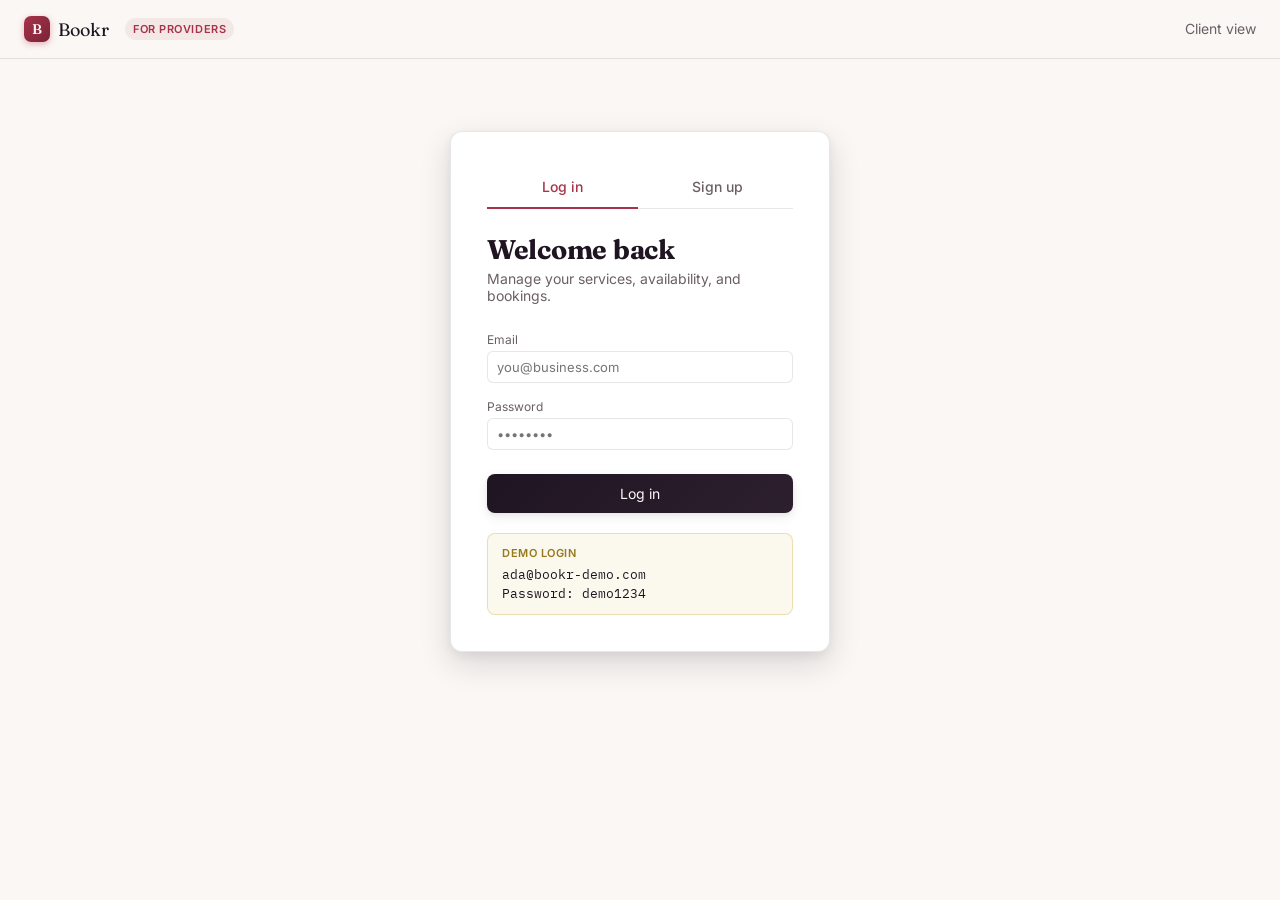
<file: login.html>
<!DOCTYPE html>
<html lang="en">
<head>
<meta charset="UTF-8" />
<meta name="viewport" content="width=device-width, initial-scale=1.0" />
<title>Bookr for Providers — Log in or sign up</title>
<link rel="preconnect" href="https://fonts.googleapis.com">
<link href="https://fonts.googleapis.com/css2?family=Fraunces:opsz,wght@9..144,500;9..144,600&family=Inter:wght@400;500;600&family=IBM+Plex+Mono:wght@400;500&display=swap" rel="stylesheet">
<link rel="stylesheet" href="styles.css" />
<link rel="stylesheet" href="dashboard.css" />
</head>
<body>

  <header class="site-header">
    <span class="logo-mark">B</span>
    <span class="logo-text">Bookr</span>
    <span class="provider-badge">for Providers</span>
    <a href="index.html" class="header-link">Client view</a>
  </header>

  <div class="login-shell">
    <div class="login-card">
      <div class="auth-tabs" role="tablist" aria-label="Log in or sign up">
        <button class="auth-tab active" id="tabLogin" role="tab" aria-selected="true" aria-controls="loginPanel">Log in</button>
        <button class="auth-tab" id="tabSignup" role="tab" aria-selected="false" aria-controls="signupPanel">Sign up</button>
      </div>

      <!-- ---- Log in panel ---- -->
      <form id="loginPanel" role="tabpanel" aria-labelledby="tabLogin">
        <h1 class="dash-title" style="margin-bottom:4px;">Welcome back</h1>
        <p class="dash-sub">Manage your services, availability, and bookings.</p>

        <label class="login-label" for="email">Email</label>
        <input class="edit-input login-input" type="email" id="email" placeholder="you@business.com" required />

        <label class="login-label" for="password">Password</label>
        <input class="edit-input login-input" type="password" id="password" placeholder="••••••••" required />

        <p class="login-error" id="loginError" role="alert" style="display:none;"></p>

        <button type="submit" class="add-btn login-submit">Log in</button>
        <div class="demo-creds">
          <p class="demo-creds-title">Demo login</p>
          <p class="demo-creds-row">ada@bookr-demo.com</p>
          <p class="demo-creds-row">Password: demo1234</p>
        </div>
      </form>

      <!-- ---- Sign up panel ---- -->
      <form id="signupPanel" role="tabpanel" aria-labelledby="tabSignup" hidden>
        <h1 class="dash-title" style="margin-bottom:4px;">Create your profile</h1>
        <p class="dash-sub">Takes about a minute. You can fill in the rest later.</p>

        <label class="login-label" for="suBusinessName">Business name</label>
        <input class="edit-input login-input" type="text" id="suBusinessName" placeholder="e.g. QuickFix Gadgets" required />

        <label class="login-label" for="suCategory">Category</label>
        <select class="edit-input login-input" id="suCategory" required>
          <option value="" disabled selected>Choose a category</option>
          <option value="Home Services">Home Services</option>
          <option value="Beauty & Grooming">Beauty & Grooming</option>
          <option value="Tutoring">Tutoring</option>
          <option value="Events">Events</option>
          <option value="Auto & Repair">Auto & Repair</option>
          <option value="Cleaning">Cleaning</option>
          <option value="Fitness & Wellness">Fitness & Wellness</option>
          <option value="Tech Repairs">Tech Repairs</option>
          <option value="Pet Care">Pet Care</option>
        </select>

        <label class="login-label" for="suLocation">Location</label>
        <input class="edit-input login-input" type="text" id="suLocation" placeholder="e.g. Yaba, Lagos" required />

        <label class="login-label" for="suEmail">Email</label>
        <input class="edit-input login-input" type="email" id="suEmail" placeholder="you@business.com" required />

        <label class="login-label" for="suPassword">Password</label>
        <input class="edit-input login-input" type="password" id="suPassword" placeholder="••••••••" required />

        <p class="login-error" id="signupError" role="alert" style="display:none;"></p>

        <button type="submit" class="add-btn login-submit">Create my profile</button>
        <p class="login-hint">Your dashboard starts empty — add your services and hours once you're in.</p>
      </form>
    </div>
  </div>

  <script src="auth.js"></script>
</body>
</html>
</file>
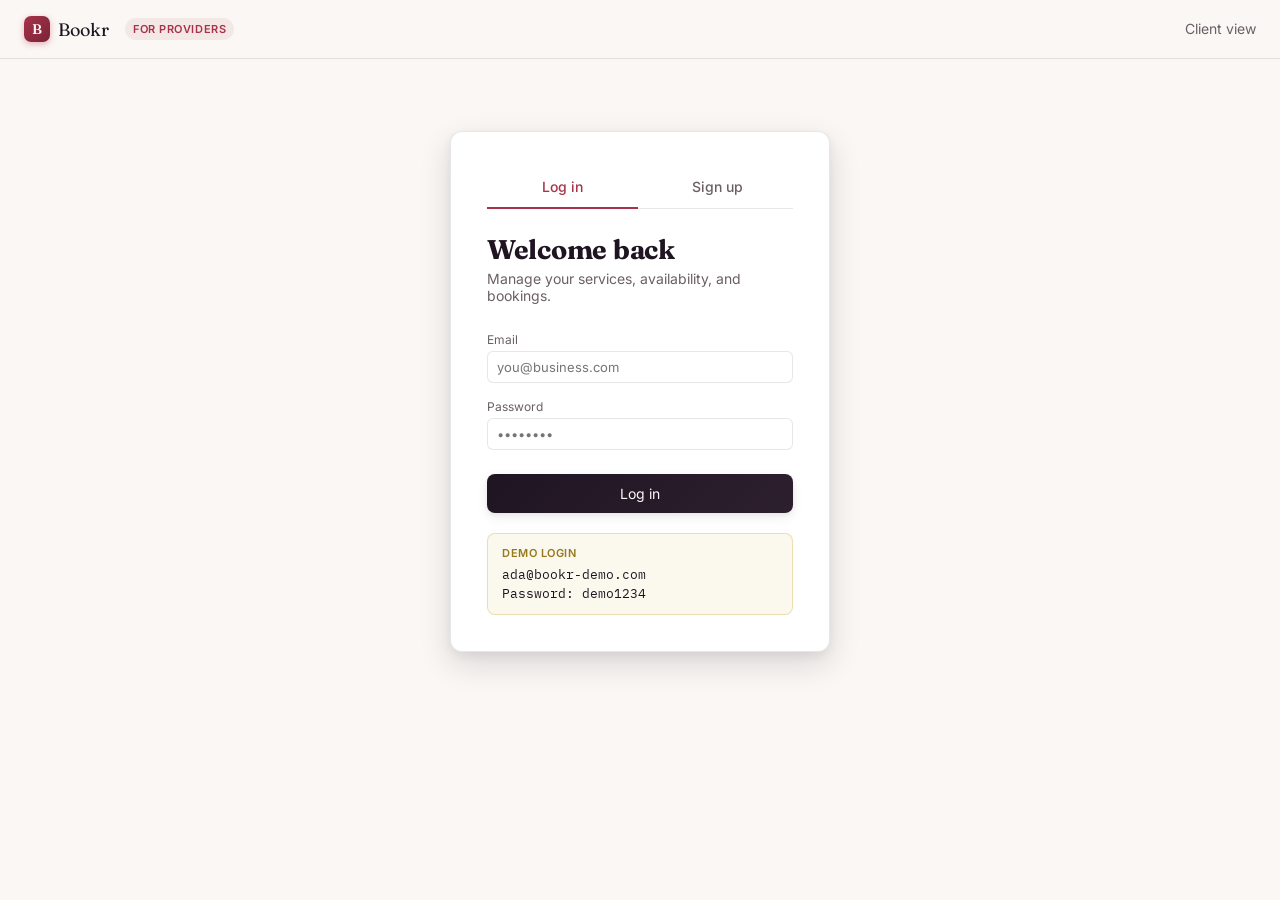
<file: provider-dashboard.html>
<!DOCTYPE html>
<html lang="en">
<head>
<meta charset="UTF-8" />
<meta name="viewport" content="width=device-width, initial-scale=1.0" />
<title>Bookr for Providers — Dashboard</title>
<link rel="preconnect" href="https://fonts.googleapis.com">
<link href="https://fonts.googleapis.com/css2?family=Fraunces:opsz,wght@9..144,500;9..144,600&family=Inter:wght@400;500;600&family=IBM+Plex+Mono:wght@400;500&display=swap" rel="stylesheet">
<link rel="stylesheet" href="styles.css" />
<link rel="stylesheet" href="dashboard.css" />
</head>
<body>

  <header class="site-header">
    <span class="logo-mark">B</span>
    <span class="logo-text">Bookr</span>
    <span class="provider-badge">for Providers</span>
    <a href="index.html" class="header-link">Client view</a>
    <button class="logout-link" id="logoutBtn" style="margin-left:16px;">Log out</button>
  </header>

  <div class="dash-shell">
    <nav class="dash-nav" id="dashNav">
      <button class="dash-nav-item active" data-tab="overview">Overview</button>
      <button class="dash-nav-item" data-tab="services">Services</button>
      <button class="dash-nav-item" data-tab="availability">Availability</button>
      <button class="dash-nav-item" data-tab="bookings">Bookings</button>
      <button class="dash-nav-item" data-tab="billing">Billing</button>
      <button class="dash-nav-item" data-tab="settings">Settings</button>
    </nav>

    <main id="dashContent" class="dash-content"></main>
  </div>

  <script src="https://js.paystack.co/v1/inline.js"></script>
  <script src="paystack-config.js"></script>
  <script src="auth.js"></script>
  <script>
    // Guard: bounce to login if there's no active session
    if (!isLoggedIn()) {
      window.location.href = "login.html";
    }
  </script>
  <script src="dashboard-data.js"></script>
  <script src="dashboard.js"></script>
  <script>
    document.getElementById("logoutBtn").addEventListener("click", logOut);
  </script>
</body>
</html>
</file>
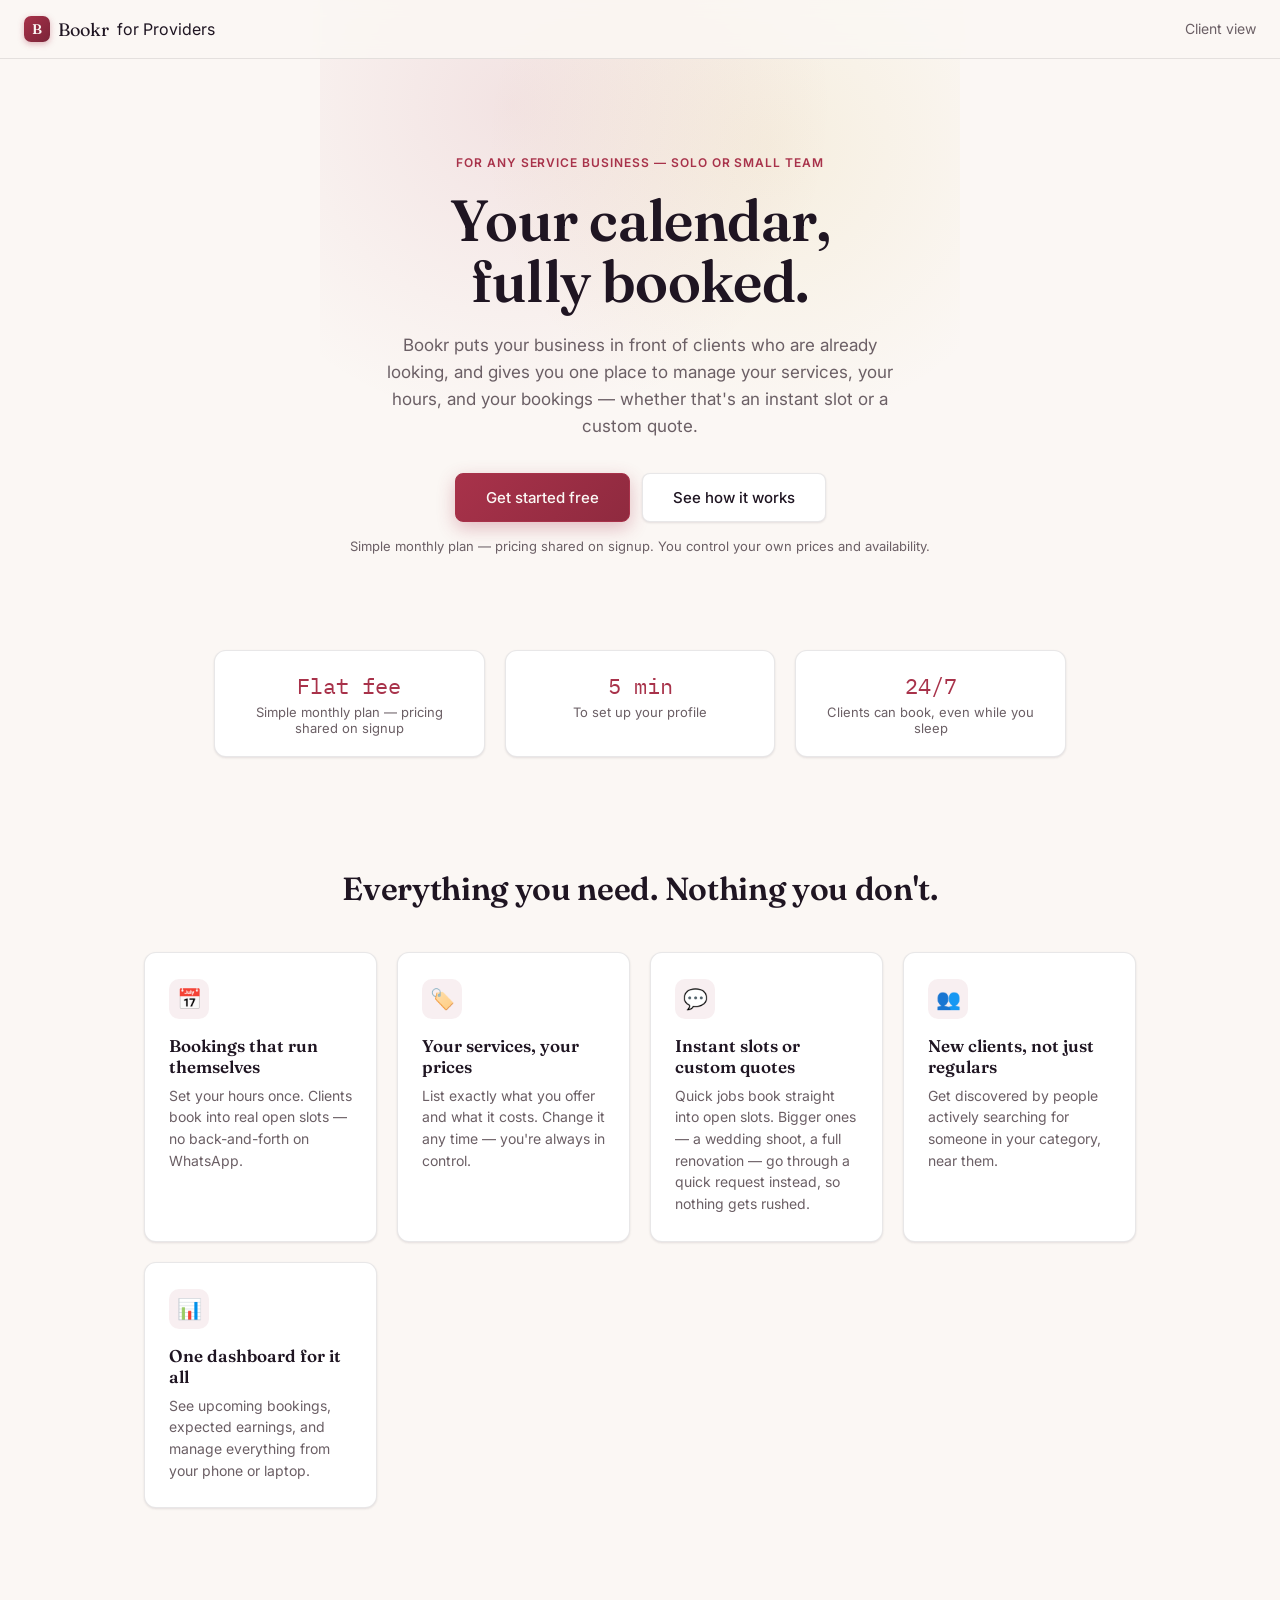
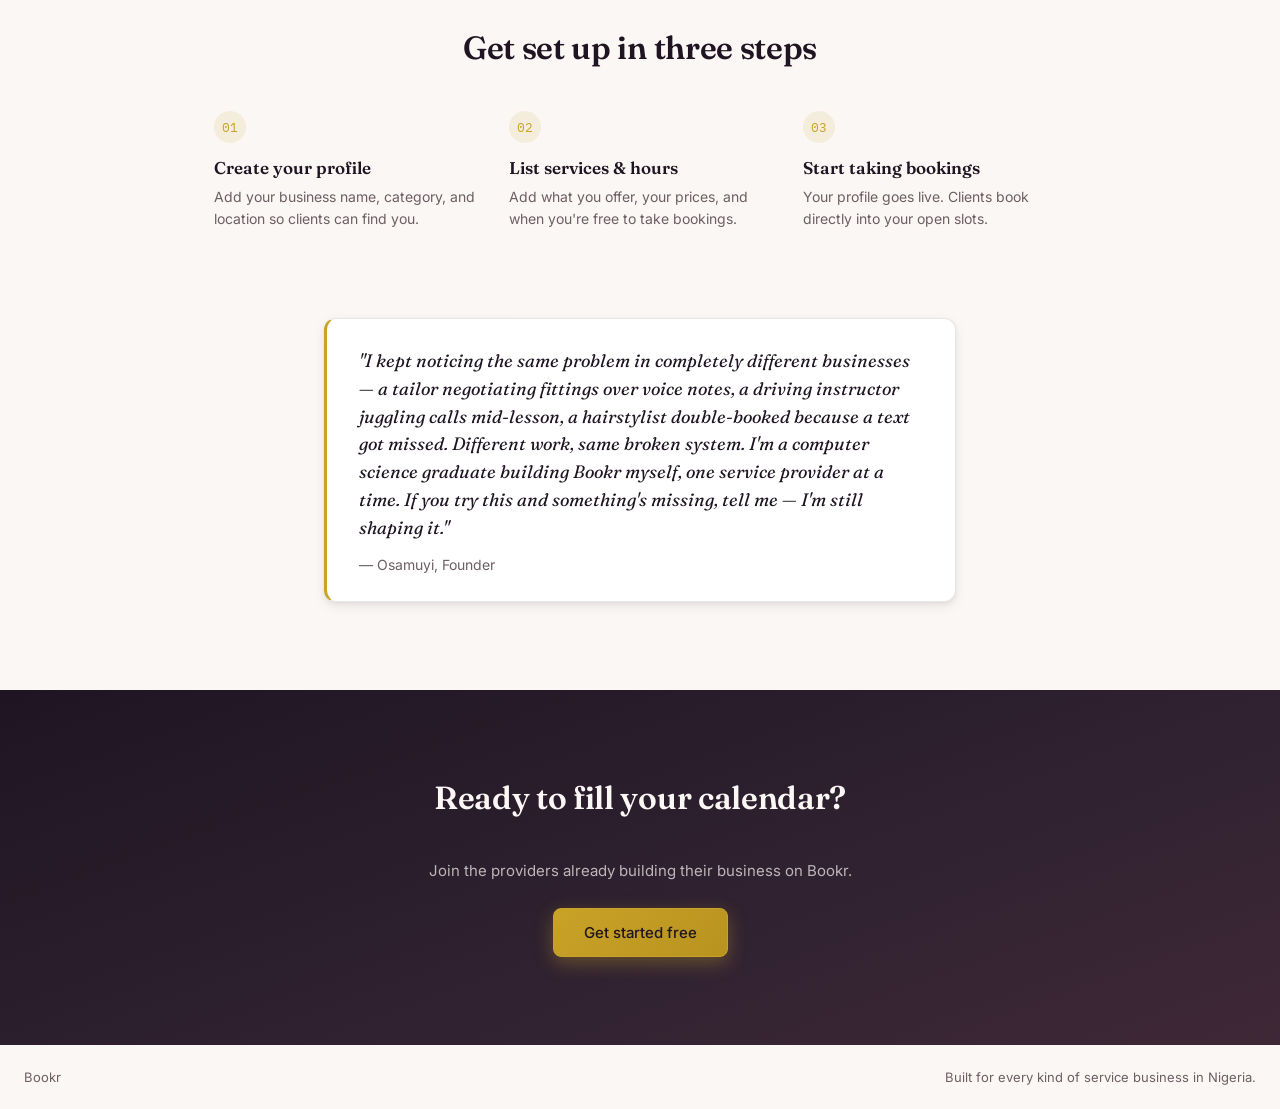
<file: provider-landing.html>
<!DOCTYPE html>
<html lang="en">
<head>
<meta charset="UTF-8" />
<meta name="viewport" content="width=device-width, initial-scale=1.0" />
<title>Bookr for Providers — Grow your service business</title>
<link rel="preconnect" href="https://fonts.googleapis.com">
<link href="https://fonts.googleapis.com/css2?family=Fraunces:opsz,wght@9..144,500;9..144,600;9..144,680&family=Inter:wght@400;500;600&family=IBM+Plex+Mono:wght@400;500&display=swap" rel="stylesheet">
<link rel="stylesheet" href="styles.css" />
<link rel="stylesheet" href="landing.css" />
</head>
<body>

  <header class="site-header">
    <span class="logo-mark">B</span>
    <span class="logo-text">Bookr</span>
    <span class="provider-badge">for Providers</span>
    <a href="index.html" class="header-link">Client view</a>
  </header>

  <!-- Hero -->
  <section class="hero">
    <p class="hero-kicker">For any service business — solo or small team</p>
    <h1 class="hero-headline font-serif">Your calendar,<br />fully booked.</h1>
    <p class="hero-copy">
      Bookr puts your business in front of clients who are already looking, and gives you one place to manage your services, your hours, and your bookings — whether that's an instant slot or a custom quote.
    </p>
    <div class="hero-ctas">
      <a href="login.html" class="btn-primary">Get started free</a>
      <a href="#how-it-works" class="btn-secondary">See how it works</a>
    </div>
    <p class="hero-note">Simple monthly plan — pricing shared on signup. You control your own prices and availability.</p>
  </section>

  <!-- Stats strip -->
  <section class="stats-strip">
    <div class="stat-item">
      <p class="stat-item-value font-mono">Flat fee</p>
      <p class="stat-item-label">Simple monthly plan — pricing shared on signup</p>
    </div>
    <div class="stat-item">
      <p class="stat-item-value font-mono">5 min</p>
      <p class="stat-item-label">To set up your profile</p>
    </div>
    <div class="stat-item">
      <p class="stat-item-value font-mono">24/7</p>
      <p class="stat-item-label">Clients can book, even while you sleep</p>
    </div>
  </section>

  <!-- Benefits -->
  <section class="benefits">
    <h2 class="section-heading font-serif">Everything you need. Nothing you don't.</h2>
    <div class="benefit-grid">
      <div class="benefit-card">
        <span class="benefit-icon">📅</span>
        <h3>Bookings that run themselves</h3>
        <p>Set your hours once. Clients book into real open slots — no back-and-forth on WhatsApp.</p>
      </div>
      <div class="benefit-card">
        <span class="benefit-icon">🏷️</span>
        <h3>Your services, your prices</h3>
        <p>List exactly what you offer and what it costs. Change it any time — you're always in control.</p>
      </div>
      <div class="benefit-card">
        <span class="benefit-icon">💬</span>
        <h3>Instant slots or custom quotes</h3>
        <p>Quick jobs book straight into open slots. Bigger ones — a wedding shoot, a full renovation — go through a quick request instead, so nothing gets rushed.</p>
      </div>
      <div class="benefit-card">
        <span class="benefit-icon">👥</span>
        <h3>New clients, not just regulars</h3>
        <p>Get discovered by people actively searching for someone in your category, near them.</p>
      </div>
      <div class="benefit-card">
        <span class="benefit-icon">📊</span>
        <h3>One dashboard for it all</h3>
        <p>See upcoming bookings, expected earnings, and manage everything from your phone or laptop.</p>
      </div>
    </div>
  </section>

  <!-- How it works -->
  <section class="how-it-works" id="how-it-works">
    <h2 class="section-heading font-serif">Get set up in three steps</h2>
    <div class="steps-row">
      <div class="step">
        <span class="step-number font-mono">01</span>
        <h3>Create your profile</h3>
        <p>Add your business name, category, and location so clients can find you.</p>
      </div>
      <div class="step">
        <span class="step-number font-mono">02</span>
        <h3>List services & hours</h3>
        <p>Add what you offer, your prices, and when you're free to take bookings.</p>
      </div>
      <div class="step">
        <span class="step-number font-mono">03</span>
        <h3>Start taking bookings</h3>
        <p>Your profile goes live. Clients book directly into your open slots.</p>
      </div>
    </div>
  </section>

  <!-- Founder's note -->
  <section class="founder-section">
    <div class="founder-note">
      <p class="founder-note-quote">
        "I kept noticing the same problem in completely different businesses — a tailor negotiating fittings over voice notes, a driving instructor juggling calls mid-lesson, a hairstylist double-booked because a text got missed. Different work, same broken system. I'm a computer science graduate building Bookr myself, one service provider at a time. If you try this and something's missing, tell me — I'm still shaping it."
      </p>
      <p class="founder-note-signoff">— Osamuyi, Founder</p>
    </div>
  </section>

  <!-- Final CTA -->
  <section class="final-cta">
    <h2 class="section-heading font-serif" style="color:var(--base);">Ready to fill your calendar?</h2>
    <p class="final-cta-copy">Join the providers already building their business on Bookr.</p>
    <a href="login.html" class="btn-primary btn-inverted">Get started free</a>
  </section>

  <footer class="landing-footer">
    <span>Bookr</span>
    <span>Built for every kind of service business in Nigeria.</span>
  </footer>

</body>
</html>
</file>
<file: styles.css>
:root {
  --ink: #1F1522;
  --base: #FBF7F4;
  --rose: #A8324A;
  --rose-hover: #8F2A3F;
  --gold: #C9A227;
  --mauve: #6B5F65;
  --sage: #4B7B62;
  --line: rgba(31, 21, 34, 0.1);
  --radius: 12px;
  --radius-sm: 8px;
  --shadow-sm: 0 1px 2px rgba(31,21,34,0.05), 0 1px 3px rgba(31,21,34,0.06);
  --shadow-md: 0 4px 12px rgba(31,21,34,0.08), 0 2px 4px rgba(31,21,34,0.05);
  --shadow-lg: 0 12px 32px rgba(31,21,34,0.14), 0 4px 10px rgba(31,21,34,0.06);
}

* { box-sizing: border-box; }

body {
  margin: 0;
  background: var(--base);
  color: var(--ink);
  font-family: 'Inter', ui-sans-serif, system-ui, sans-serif;
}

.font-serif { font-family: 'Fraunces', serif; }
.font-mono { font-family: 'IBM Plex Mono', monospace; }
.icon-svg { display: inline-block; vertical-align: -2px; }

/* ---- Header ---- */
.site-header {
  display: flex;
  align-items: center;
  flex-wrap: wrap;
  gap: 8px;
  padding: 16px 24px;
  border-bottom: 1px solid var(--line);
  position: sticky;
  top: 0;
  z-index: 50;
  background: rgba(251, 247, 244, 0.85);
  backdrop-filter: blur(10px);
  -webkit-backdrop-filter: blur(10px);
}
.logo-icon { color: var(--rose); font-size: 18px; }
.logo-mark {
  display: inline-flex;
  align-items: center;
  justify-content: center;
  width: 26px;
  height: 26px;
  border-radius: 7px;
  background: linear-gradient(135deg, var(--rose), #7a2438);
  color: var(--base);
  font-family: 'Fraunces', serif;
  font-weight: 600;
  font-size: 14px;
  box-shadow: 0 2px 6px rgba(168,50,74,0.35);
}
.logo-text { font-family: 'Fraunces', serif; font-size: 18px; }
.header-nav {
  margin-left: auto;
  display: flex;
  align-items: center;
  gap: 20px;
}
.header-link {
  margin-left: auto;
  font-size: 14px;
  color: var(--mauve);
  text-decoration: none;
  border-bottom: 1px solid transparent;
  transition: color 0.2s ease, border-color 0.2s ease;
}
.header-nav .header-link { margin-left: 0; }
.header-link:hover { color: var(--rose); border-bottom-color: var(--rose); }

.skip-link {
  position: absolute;
  left: -9999px;
  top: 0;
  background: var(--ink);
  color: var(--base);
  padding: 10px 16px;
  z-index: 100;
  text-decoration: none;
  font-size: 14px;
  border-radius: 0 0 var(--radius-sm) 0;
}
.skip-link:focus { left: 8px; top: 8px; }

.sr-only {
  position: absolute;
  width: 1px;
  height: 1px;
  padding: 0;
  margin: -1px;
  overflow: hidden;
  clip: rect(0, 0, 0, 0);
  white-space: nowrap;
  border: 0;
}

.site-footer {
  display: flex;
  align-items: center;
  justify-content: center;
  gap: 20px;
  flex-wrap: wrap;
  padding: 28px 24px;
  border-top: 1px solid var(--line);
  color: var(--mauve);
  font-size: 13px;
}
.site-footer a { color: var(--mauve); text-decoration: none; border-bottom: 1px solid transparent; transition: color 0.2s ease; }
.site-footer a:hover { color: var(--rose); border-bottom-color: var(--rose); }

/* ---- View transition ---- */
.view-fade { animation: view-fade-in 0.3s ease; }
@keyframes view-fade-in {
  from { opacity: 0; transform: translateY(8px); }
  to { opacity: 1; transform: translateY(0); }
}
@media (prefers-reduced-motion: reduce) {
  .view-fade { animation: none; }
}

/* ---- Accessibility: visible focus states ---- */
a:focus-visible,
button:focus-visible,
input:focus-visible,
textarea:focus-visible,
select:focus-visible,
[role="button"]:focus-visible {
  outline: 2px solid var(--rose);
  outline-offset: 2px;
}

/* ---- Layout ---- */
.page {
  max-width: 1100px;
  margin: 0 auto;
  padding: 40px 24px;
}
.page-narrow {
  max-width: 700px;
  margin: 0 auto;
  padding: 32px 24px;
}

h1.hero-title {
  font-family: 'Fraunces', serif;
  font-size: 40px;
  letter-spacing: -0.01em;
  margin: 0 0 8px;
}
.hero-sub {
  color: var(--mauve);
  margin: 0 0 32px;
}

/* ---- Search + sort ---- */
.browse-controls {
  display: flex;
  align-items: center;
  gap: 12px;
  flex-wrap: wrap;
  margin-bottom: 24px;
}
.browse-controls .search-box { margin-bottom: 0; flex: 1; min-width: 220px; }
.search-box {
  display: flex;
  align-items: center;
  gap: 8px;
  border: 1px solid var(--line);
  border-radius: 999px;
  background: #fff;
  padding: 12px 18px;
  max-width: 420px;
  margin-bottom: 24px;
  box-shadow: var(--shadow-sm);
  transition: box-shadow 0.2s ease, border-color 0.2s ease;
  color: var(--mauve);
}
.search-box:focus-within {
  border-color: var(--rose);
  box-shadow: 0 0 0 3px rgba(168,50,74,0.1);
}
.search-box input {
  border: none;
  outline: none;
  width: 100%;
  font-size: 14px;
  font-family: inherit;
  color: var(--ink);
}
.search-box input::placeholder { color: var(--mauve); }
.sort-select {
  border: 1px solid var(--line);
  border-radius: 999px;
  background: #fff;
  padding: 11px 16px;
  font-size: 14px;
  font-family: inherit;
  color: var(--ink);
  cursor: pointer;
  box-shadow: var(--shadow-sm);
}
.favorites-banner {
  font-size: 13px;
  color: var(--mauve);
  margin: -12px 0 20px;
}
.inline-link-btn {
  background: none;
  border: none;
  color: var(--rose);
  font-size: inherit;
  font-family: inherit;
  text-decoration: underline;
  cursor: pointer;
  padding: 0;
}

/* ---- Category pills ---- */
.pill-row {
  display: flex;
  gap: 8px;
  flex-wrap: wrap;
  margin-bottom: 32px;
}
.pill {
  padding: 8px 18px;
  font-size: 14px;
  border: 1px solid var(--line);
  border-radius: 999px;
  background: #fff;
  color: var(--ink);
  cursor: pointer;
  transition: all 0.2s ease;
}
.pill:hover { border-color: rgba(31,21,34,0.3); box-shadow: var(--shadow-sm); }
.pill.active {
  border-color: var(--ink);
  background: var(--ink);
  color: var(--base);
  box-shadow: var(--shadow-md);
}

/* ---- Provider grid ---- */
.provider-grid {
  display: grid;
  grid-template-columns: repeat(auto-fill, minmax(260px, 1fr));
  gap: 20px;
}
.provider-card {
  text-align: left;
  background: #fff;
  border: 1px solid var(--line);
  border-radius: var(--radius);
  cursor: pointer;
  padding: 0;
  font-family: inherit;
  overflow: hidden;
  box-shadow: var(--shadow-sm);
  transition: transform 0.2s ease, box-shadow 0.2s ease, border-color 0.2s ease;
}
.provider-card:hover {
  border-color: rgba(168,50,74,0.3);
  box-shadow: var(--shadow-lg);
  transform: translateY(-3px);
}
.provider-card:hover .provider-name { color: var(--rose); }

.provider-banner {
  height: 128px;
  background:
    repeating-linear-gradient(135deg, rgba(255,255,255,0.03) 0px, rgba(255,255,255,0.03) 1px, transparent 1px, transparent 14px),
    linear-gradient(135deg, var(--ink), #3B2530 60%, #4a2c3d);
  position: relative;
  display: flex;
  align-items: center;
  justify-content: center;
}
.provider-monogram {
  width: 52px;
  height: 52px;
  border-radius: 50%;
  border: 1px solid rgba(201,162,39,0.4);
  display: flex;
  align-items: center;
  justify-content: center;
  gap: 2px;
  box-shadow: 0 0 0 4px rgba(201,162,39,0.06), inset 0 1px 2px rgba(255,255,255,0.06);
}
.provider-monogram .icon { color: var(--gold); font-size: 20px; line-height: 1; }
.provider-tag {
  position: absolute;
  top: 12px;
  left: 12px;
  background: var(--gold);
  color: var(--ink);
  font-size: 10px;
  font-weight: 600;
  text-transform: uppercase;
  letter-spacing: 0.05em;
  padding: 4px 8px;
  border-radius: 4px;
  box-shadow: 0 2px 6px rgba(201,162,39,0.4);
}
.provider-body { padding: 16px; }
.provider-category {
  font-size: 11px;
  text-transform: uppercase;
  letter-spacing: 0.05em;
  color: var(--rose);
  font-weight: 600;
  margin: 0 0 4px;
}
.provider-name {
  font-family: 'Fraunces', serif;
  font-size: 18px;
  margin: 0 0 6px;
  transition: color 0.15s;
}
.provider-location {
  display: flex;
  align-items: center;
  gap: 4px;
  color: var(--mauve);
  font-size: 14px;
  margin-bottom: 10px;
}
.provider-meta {
  display: flex;
  align-items: center;
  justify-content: space-between;
  font-size: 14px;
}
.provider-rating { display: flex; align-items: center; gap: 4px; }
.new-provider-badge { color: var(--sage); font-size: 13px; font-weight: 600; }
.star { color: var(--gold); }
.provider-price { font-family: 'IBM Plex Mono', monospace; }

.empty-state {
  grid-column: 1 / -1;
  text-align: center;
  color: var(--mauve);
  padding: 48px 0;
}

/* ---- Favorite heart toggle ---- */
.favorite-btn {
  position: absolute;
  top: 12px;
  right: 12px;
  width: 32px;
  height: 32px;
  border-radius: 50%;
  border: none;
  background: rgba(31,21,34,0.35);
  color: #fff;
  display: flex;
  align-items: center;
  justify-content: center;
  cursor: pointer;
  transition: background 0.2s ease, transform 0.15s ease;
}
.favorite-btn:hover { background: rgba(168,50,74,0.9); transform: scale(1.08); }
.favorite-btn[aria-pressed="true"] { color: var(--rose); background: rgba(255,255,255,0.9); }
.favorite-btn-inline {
  position: static;
  width: 30px;
  height: 30px;
  background: transparent;
  border: 1px solid var(--line);
  color: var(--mauve);
  flex-shrink: 0;
}
.favorite-btn-inline:hover { background: rgba(168,50,74,0.08); color: var(--rose); }
.favorite-btn-inline[aria-pressed="true"] { color: var(--rose); border-color: var(--rose); background: rgba(168,50,74,0.06); }
.provider-header-top { display: flex; align-items: center; gap: 10px; margin: 0 0 8px; }
.provider-header-top .provider-header-name { margin: 0; min-width: 0; overflow-wrap: break-word; }
.provider-header-top .favorite-btn-inline { flex-shrink: 0; }

/* ---- Booking view ---- */
.back-btn {
  display: flex;
  align-items: center;
  gap: 4px;
  background: none;
  border: none;
  color: var(--mauve);
  font-size: 14px;
  cursor: pointer;
  padding: 0;
  margin-bottom: 24px;
  transition: color 0.2s ease;
}
.back-btn:hover { color: var(--ink); }

.provider-header-category {
  font-size: 11px;
  text-transform: uppercase;
  letter-spacing: 0.05em;
  color: var(--rose);
  font-weight: 600;
  margin: 0 0 4px;
}
.provider-header-name {
  font-family: 'Fraunces', serif;
  font-size: 30px;
  margin: 0 0 8px;
}
.provider-header-meta {
  display: flex;
  gap: 16px;
  color: var(--mauve);
  font-size: 14px;
  margin-bottom: 32px;
}
.provider-header-meta span { display: flex; align-items: center; gap: 4px; }

.section-label {
  font-size: 13px;
  font-weight: 600;
  text-transform: uppercase;
  letter-spacing: 0.05em;
  margin: 0 0 12px;
}

.service-list { display: flex; flex-direction: column; gap: 10px; margin-bottom: 32px; }
.service-row {
  display: flex;
  align-items: center;
  justify-content: space-between;
  padding: 14px 18px;
  border: 1px solid var(--line);
  border-radius: var(--radius-sm);
  background: #fff;
  cursor: pointer;
  text-align: left;
  font-family: inherit;
  box-shadow: var(--shadow-sm);
  transition: border-color 0.2s ease, background 0.2s ease, box-shadow 0.2s ease, transform 0.2s ease;
}
.service-row:hover { border-color: rgba(31,21,34,0.25); box-shadow: var(--shadow-md); transform: translateY(-1px); }
.service-row.selected { border-color: var(--rose); background: rgba(168,50,74,0.05); box-shadow: 0 4px 12px rgba(168,50,74,0.15); }
.service-name { font-weight: 500; margin: 0 0 2px; }
.service-duration {
  display: flex; align-items: center; gap: 4px;
  color: var(--mauve); font-size: 13px; margin: 0;
}
.service-price { font-family: 'IBM Plex Mono', monospace; }

.quote-badge {
  display: inline-block;
  font-size: 10px;
  font-weight: 600;
  text-transform: uppercase;
  letter-spacing: 0.04em;
  color: var(--gold);
  border: 1px solid var(--gold);
  padding: 1px 6px;
  margin-left: 6px;
  vertical-align: middle;
}

.quote-panel { margin-top: 4px; }
.quote-note {
  font-size: 13px;
  line-height: 1.5;
  color: var(--mauve);
  background: rgba(201,162,39,0.06);
  border: 1px solid rgba(201,162,39,0.25);
  border-radius: var(--radius-sm);
  padding: 12px 14px;
  margin: 0 0 20px;
}
.quote-textarea {
  min-height: 80px;
  resize: vertical;
  font-family: inherit;
}
#quoteDate, #quoteMessage, #quoteEmail { margin-bottom: 16px; }
.edit-input {
  display: block;
  width: 100%;
  padding: 10px 12px;
  border: 1px solid var(--line);
  border-radius: var(--radius-sm);
  font-family: inherit;
  font-size: 14px;
  box-sizing: border-box;
  background: #fff;
  transition: border-color 0.2s ease, box-shadow 0.2s ease;
}
.edit-input:focus {
  outline: none;
  border-color: var(--rose);
  box-shadow: 0 0 0 3px rgba(168,50,74,0.1);
}
.login-label {
  display: block;
  font-size: 12px;
  color: var(--mauve);
  margin: 0 0 4px;
}

/* ---- Reviews ---- */
.reviews-list { display: flex; flex-direction: column; gap: 12px; margin-bottom: 32px; }
.review-card {
  border: 1px solid var(--line);
  border-radius: var(--radius-sm);
  background: #fff;
  box-shadow: var(--shadow-sm);
  padding: 16px 18px;
  transition: box-shadow 0.2s ease;
}
.review-card:hover { box-shadow: var(--shadow-md); }
.review-stars { color: var(--gold); font-size: 13px; margin-bottom: 6px; }
.review-text { color: var(--ink); font-size: 14px; line-height: 1.5; margin: 0 0 6px; font-style: italic; }
.review-name { color: var(--mauve); font-size: 13px; margin: 0; }

.day-row { display: flex; gap: 8px; margin-bottom: 20px; flex-wrap: wrap; }
.day-pill {
  padding: 8px 16px;
  font-size: 14px;
  border: 1px solid var(--line);
  border-radius: var(--radius-sm);
  background: #fff;
  cursor: pointer;
  transition: all 0.2s ease;
}
.day-pill:hover { box-shadow: var(--shadow-sm); }
.day-pill.active { border-color: var(--ink); background: var(--ink); color: var(--base); box-shadow: var(--shadow-md); }

.slot-row { display: flex; flex-wrap: wrap; gap: 12px; margin-bottom: 40px; min-height: 40px; }

.slot-stub {
  position: relative;
  padding: 9px 18px;
  font-family: 'IBM Plex Mono', monospace;
  font-size: 13px;
  letter-spacing: 0.02em;
  background: #fff;
  color: var(--ink);
  border: 1px solid var(--line);
  cursor: pointer;
  box-shadow: var(--shadow-sm);
  transition: transform 0.15s ease, box-shadow 0.15s ease, background 0.15s ease;
  clip-path: polygon(6px 0, calc(100% - 6px) 0, 100% 6px, 100% calc(100% - 6px), calc(100% - 6px) 100%, 6px 100%, 0 calc(100% - 6px), 0 6px);
}
.slot-stub:hover { background: #F3E9EA; transform: translateY(-2px); box-shadow: var(--shadow-md); }
.slot-stub.selected { background: var(--rose); color: var(--base); border-color: var(--rose); box-shadow: 0 6px 16px rgba(168,50,74,0.35); }
.slot-stub::before, .slot-stub::after {
  content: "";
  position: absolute;
  top: 50%;
  transform: translateY(-50%);
  width: 9px;
  height: 9px;
  border-radius: 50%;
  background: var(--base);
  border: 1px solid var(--line);
}
.slot-stub::before { left: -5px; }
.slot-stub::after { right: -5px; }
.slot-stub.selected::before, .slot-stub.selected::after { background: var(--rose); }

.no-slots { color: var(--mauve); font-size: 14px; }

.summary-bar {
  display: flex;
  align-items: center;
  justify-content: space-between;
  border-top: 1px solid var(--line);
  padding-top: 24px;
}
.summary-label { color: var(--mauve); font-size: 14px; margin: 0 0 2px; }
.summary-price { font-family: 'IBM Plex Mono', monospace; font-size: 22px; margin: 0; }

.confirm-btn {
  padding: 13px 28px;
  font-weight: 500;
  font-size: 14px;
  border: none;
  border-radius: var(--radius-sm);
  cursor: pointer;
  background: var(--ink-disabled, rgba(31,21,34,0.1));
  color: var(--mauve);
  transition: all 0.2s ease;
}
.confirm-btn.enabled {
  background: var(--rose);
  color: var(--base);
  box-shadow: 0 4px 14px rgba(168,50,74,0.3);
}
.confirm-btn.enabled:hover { background: var(--rose-hover); transform: translateY(-1px); box-shadow: 0 6px 18px rgba(168,50,74,0.4); }
.confirm-btn:disabled { cursor: not-allowed; }
.confirm-btn.processing { opacity: 0.85; cursor: wait; }

.btn-spinner {
  display: inline-block;
  width: 12px;
  height: 12px;
  border: 2px solid rgba(255,255,255,0.4);
  border-top-color: #fff;
  border-radius: 50%;
  animation: btn-spin 0.7s linear infinite;
  vertical-align: middle;
  margin-right: 2px;
}
@keyframes btn-spin {
  to { transform: rotate(360deg); }
}

.payment-note {
  text-align: center;
  color: var(--mauve);
  font-size: 12px;
  margin: 12px 0 0;
  transition: color 0.15s;
}
.payment-note.payment-status-error { color: var(--rose); }

/* ---- Confirmation ---- */
.confirm-wrap { text-align: center; padding: 64px 24px; }
.confirm-check {
  width: 60px; height: 60px;
  border-radius: 50%;
  background: rgba(75,123,98,0.1);
  box-shadow: 0 0 0 8px rgba(75,123,98,0.05);
  display: flex; align-items: center; justify-content: center;
  margin: 0 auto 24px;
  color: var(--sage);
}
.confirm-title { font-family: 'Fraunces', serif; font-size: 24px; margin: 0 0 8px; }
.confirm-detail { color: var(--mauve); margin: 0 0 32px; line-height: 1.5; }
.confirm-link {
  background: none; border: none; color: var(--rose);
  font-size: 14px; font-weight: 500; cursor: pointer;
}
.confirm-link:hover { text-decoration: underline; }

.confirm-actions {
  display: flex;
  gap: 10px;
  justify-content: center;
  flex-wrap: wrap;
  margin: 0 0 20px;
}
.btn-secondary-small {
  background: #fff;
  border: 1px solid var(--line);
  border-radius: var(--radius-sm);
  color: var(--ink);
  padding: 9px 16px;
  font-size: 13px;
  font-family: inherit;
  cursor: pointer;
  box-shadow: var(--shadow-sm);
  transition: all 0.2s ease;
}
.btn-secondary-small:hover { border-color: rgba(31,21,34,0.3); box-shadow: var(--shadow-md); transform: translateY(-1px); }

/* ---- My Bookings ---- */
.dash-title { font-family: 'Fraunces', serif; font-size: 27px; letter-spacing: -0.01em; margin: 0 0 4px; }
.dash-sub { color: var(--mauve); margin: 0 0 28px; font-size: 14px; }

.my-bookings-list { display: flex; flex-direction: column; gap: 10px; }
.upcoming-row {
  display: flex;
  justify-content: space-between;
  align-items: center;
  border: 1px solid var(--line);
  border-radius: var(--radius-sm);
  background: #fff;
  box-shadow: var(--shadow-sm);
  padding: 14px 16px;
  font-size: 14px;
  text-align: left;
  transition: transform 0.2s ease, box-shadow 0.2s ease;
}
.upcoming-row:hover { transform: translateY(-1px); box-shadow: var(--shadow-md); }
.upcoming-client { font-weight: 500; margin: 0 0 2px; }
.upcoming-meta { color: var(--mauve); font-size: 13px; margin: 0; }
.status-chip {
  font-size: 11px;
  font-weight: 600;
  text-transform: uppercase;
  letter-spacing: 0.03em;
  padding: 3px 9px;
  border-radius: 999px;
  flex-shrink: 0;
}
.status-confirmed { background: rgba(75,123,98,0.12); color: var(--sage); }
.status-pending { background: rgba(201,162,39,0.15); color: #96791d; }
.status-cancelled { background: rgba(31,21,34,0.08); color: var(--mauve); }

.icon-btn {
  background: none;
  border: 1px solid var(--line);
  border-radius: var(--radius-sm);
  padding: 6px 12px;
  font-size: 13px;
  cursor: pointer;
  font-family: inherit;
  transition: all 0.2s ease;
}
.icon-btn:hover { border-color: rgba(31,21,34,0.35); box-shadow: var(--shadow-sm); }
.icon-btn.danger:hover { border-color: var(--rose); color: var(--rose); }

/* ---- Mobile ---- */
@media (max-width: 480px) {
  .site-header { padding: 14px 16px; }
  .header-link { margin-left: 0; }
  .provider-badge { order: 3; }
  .header-link { order: 4; margin-left: auto; }

  .page, .page-narrow { padding: 24px 16px; }
  h1.hero-title { font-size: 28px; }

  .provider-grid { grid-template-columns: 1fr; }

  .provider-header-name { font-size: 24px; }
  .provider-header-meta { flex-wrap: wrap; gap: 8px 16px; }

  .service-row { flex-wrap: wrap; gap: 4px; }

  .summary-bar { flex-wrap: wrap; gap: 16px; align-items: flex-start; }
  .confirm-btn { width: 100%; text-align: center; }

  .day-row { flex-wrap: wrap; }
  .slot-stub { padding: 8px 12px; font-size: 12px; }

  .search-box { max-width: 100%; }
  .browse-controls { flex-direction: column; align-items: stretch; }
  .sort-select { width: 100%; }
}
</file>
<file: dashboard.css>
.provider-badge {
  margin-left: 8px;
  font-size: 11px;
  font-weight: 600;
  text-transform: uppercase;
  letter-spacing: 0.05em;
  color: var(--rose);
  background: rgba(168, 50, 74, 0.08);
  padding: 4px 8px;
  border-radius: 999px;
}

.dash-shell {
  display: flex;
  max-width: 1100px;
  margin: 0 auto;
  min-height: calc(100vh - 57px);
}

.dash-nav {
  width: 190px;
  flex-shrink: 0;
  padding: 32px 16px;
  display: flex;
  flex-direction: column;
  gap: 4px;
  border-right: 1px solid var(--line);
}
.dash-nav-item {
  text-align: left;
  background: none;
  border: none;
  border-radius: var(--radius-sm);
  font-family: inherit;
  font-size: 14px;
  color: var(--mauve);
  padding: 10px 12px;
  cursor: pointer;
  border-left: 2px solid transparent;
  transition: all 0.2s ease;
}
.dash-nav-item:hover { color: var(--ink); background: rgba(31,21,34,0.03); }
.dash-nav-item.active {
  color: var(--ink);
  font-weight: 600;
  border-left-color: var(--rose);
  background: rgba(168, 50, 74, 0.06);
}

.dash-content { flex: 1; padding: 32px 32px 60px; }

.dash-title { font-family: 'Fraunces', serif; font-size: 27px; letter-spacing: -0.01em; margin: 0 0 4px; }
.dash-sub { color: var(--mauve); margin: 0 0 28px; font-size: 14px; }

/* ---- Overview stat cards ---- */
.stat-grid {
  display: grid;
  grid-template-columns: repeat(auto-fit, minmax(160px, 1fr));
  gap: 16px;
  margin-bottom: 32px;
}
.stat-card {
  border: 1px solid var(--line);
  border-radius: var(--radius);
  background: #fff;
  box-shadow: var(--shadow-sm);
  padding: 20px;
  transition: transform 0.2s ease, box-shadow 0.2s ease;
}
.stat-card:hover { transform: translateY(-2px); box-shadow: var(--shadow-md); }
.stat-value {
  font-family: 'IBM Plex Mono', monospace;
  font-size: 26px;
  margin: 0 0 4px;
}
.stat-label { color: var(--mauve); font-size: 13px; margin: 0; }

.upcoming-list { display: flex; flex-direction: column; gap: 10px; }
.upcoming-row {
  display: flex;
  justify-content: space-between;
  align-items: center;
  border: 1px solid var(--line);
  border-radius: var(--radius-sm);
  background: #fff;
  box-shadow: var(--shadow-sm);
  padding: 12px 16px;
  font-size: 14px;
  transition: transform 0.2s ease, box-shadow 0.2s ease;
}
.upcoming-row:hover { transform: translateY(-1px); box-shadow: var(--shadow-md); }
.upcoming-client { font-weight: 500; }
.upcoming-meta { color: var(--mauve); font-size: 13px; }
.status-chip {
  font-size: 11px;
  font-weight: 600;
  text-transform: uppercase;
  letter-spacing: 0.03em;
  padding: 3px 9px;
  border-radius: 999px;
}
.status-confirmed { background: rgba(75,123,98,0.12); color: var(--sage); }
.status-pending { background: rgba(201,162,39,0.15); color: #96791d; }
.status-cancelled { background: rgba(31,21,34,0.08); color: var(--mauve); }

/* ---- Services tab ---- */
.service-manage-row {
  display: flex;
  justify-content: space-between;
  align-items: center;
  border: 1px solid var(--line);
  border-radius: var(--radius-sm);
  background: #fff;
  box-shadow: var(--shadow-sm);
  padding: 14px 18px;
  margin-bottom: 10px;
  transition: transform 0.2s ease, box-shadow 0.2s ease;
}
.service-manage-row:hover { transform: translateY(-1px); box-shadow: var(--shadow-md); }
.service-manage-info p { margin: 0; }
.service-manage-name { font-weight: 500; }
.service-manage-detail { color: var(--mauve); font-size: 13px; margin-top: 2px !important; }
.service-actions { display: flex; gap: 8px; }
.icon-btn {
  background: none;
  border: 1px solid var(--line);
  border-radius: var(--radius-sm);
  padding: 6px 12px;
  font-size: 13px;
  cursor: pointer;
  font-family: inherit;
  transition: all 0.2s ease;
}
.icon-btn:hover { border-color: rgba(31,21,34,0.35); box-shadow: var(--shadow-sm); }
.icon-btn.danger:hover { border-color: var(--rose); color: var(--rose); }

.add-btn {
  margin-top: 12px;
  background: linear-gradient(135deg, var(--ink), #2d1f2e);
  color: var(--base);
  border: none;
  border-radius: var(--radius-sm);
  padding: 11px 20px;
  font-size: 14px;
  cursor: pointer;
  font-family: inherit;
  box-shadow: var(--shadow-md);
  transition: all 0.2s ease;
}
.add-btn:hover { transform: translateY(-1px); box-shadow: var(--shadow-lg); }

.inline-form {
  border: 1px dashed var(--line);
  border-radius: var(--radius);
  padding: 16px;
  margin-top: 12px;
  display: grid;
  grid-template-columns: 2fr 1fr 1fr auto;
  gap: 10px;
  align-items: end;
  background: rgba(31,21,34,0.015);
}
.inline-form label {
  display: block;
  font-size: 12px;
  color: var(--mauve);
  margin-bottom: 4px;
}
.inline-form input {
  width: 100%;
  padding: 9px 11px;
  border: 1px solid var(--line);
  border-radius: var(--radius-sm);
  font-family: inherit;
  font-size: 14px;
  box-sizing: border-box;
}
.inline-form .save-btn {
  background: var(--rose);
  color: var(--base);
  border: none;
  border-radius: var(--radius-sm);
  padding: 10px 18px;
  font-size: 14px;
  cursor: pointer;
  height: 39px;
  box-shadow: 0 4px 12px rgba(168,50,74,0.3);
}

/* ---- Availability tab ---- */
.avail-grid {
  border: 1px solid var(--line);
  border-radius: var(--radius);
  background: #fff;
  box-shadow: var(--shadow-sm);
  overflow: hidden;
}
.avail-day-row {
  display: flex;
  align-items: center;
  padding: 14px 18px;
  border-bottom: 1px solid var(--line);
}
.avail-day-row:last-child { border-bottom: none; }
.avail-day-name { width: 110px; font-weight: 500; flex-shrink: 0; }
.avail-slots { display: flex; gap: 6px; flex-wrap: wrap; }
.avail-toggle {
  font-family: 'IBM Plex Mono', monospace;
  font-size: 12px;
  padding: 6px 12px;
  border: 1px solid var(--line);
  border-radius: var(--radius-sm);
  background: transparent;
  color: var(--mauve);
  cursor: pointer;
  transition: all 0.2s ease;
}
.avail-toggle:hover { box-shadow: var(--shadow-sm); }
.avail-toggle.on {
  background: var(--sage);
  color: #fff;
  border-color: var(--sage);
  box-shadow: 0 3px 8px rgba(75,123,98,0.35);
}

/* ---- Bookings tab ---- */
.booking-table-wrap { overflow-x: auto; -webkit-overflow-scrolling: touch; border-radius: var(--radius); box-shadow: var(--shadow-sm); }
.booking-table { width: 100%; border-collapse: collapse; background: #fff; border: 1px solid var(--line); border-radius: var(--radius); min-width: 620px; }
.booking-table th {
  text-align: left;
  font-size: 12px;
  text-transform: uppercase;
  letter-spacing: 0.04em;
  color: var(--mauve);
  padding: 12px 16px;
  border-bottom: 1px solid var(--line);
}
.booking-table td {
  padding: 12px 16px;
  border-bottom: 1px solid var(--line);
  font-size: 14px;
}
.booking-table tr:last-child td { border-bottom: none; }
.booking-table tr:hover td { background: rgba(31,21,34,0.015); }

.booking-edit-row td { padding: 10px 16px; background: rgba(168,50,74,0.03); vertical-align: top; }
.edit-input {
  display: block;
  width: 100%;
  padding: 7px 9px;
  margin-bottom: 4px;
  border: 1px solid var(--line);
  border-radius: 6px;
  font-family: inherit;
  font-size: 13px;
  box-sizing: border-box;
  background: #fff;
}
.edit-input:last-child { margin-bottom: 0; }

@media (max-width: 640px) {
  .dash-shell { flex-direction: column; }
  .dash-nav { width: 100%; flex-direction: row; border-right: none; border-bottom: 1px solid var(--line); padding: 12px 16px; overflow-x: auto; }
  .dash-nav-item.active { border-left: none; border-bottom: 2px solid var(--rose); }
  .inline-form { grid-template-columns: 1fr; }
  .dash-content { padding: 20px 16px 48px; }
  .stat-grid { grid-template-columns: repeat(2, 1fr); }
  .site-header { padding: 12px 16px; }
  .provider-badge { order: 3; margin-left: 0; }
  #logoutBtn { margin-left: 0 !important; order: 5; }
  .header-link { order: 4; margin-left: auto; }
}

@media (max-width: 420px) {
  .login-shell { padding: 32px 16px; }
  .login-card { padding: 24px; }
}

/* ---- Login page ---- */
.login-shell {
  display: flex;
  justify-content: center;
  padding: 72px 24px;
}
.login-card {
  width: 100%;
  max-width: 380px;
  background: #fff;
  border: 1px solid var(--line);
  border-radius: var(--radius);
  box-shadow: var(--shadow-lg);
  padding: 36px;
}
.auth-tabs {
  display: flex;
  gap: 4px;
  margin-bottom: 24px;
  border-bottom: 1px solid var(--line);
}
.auth-tab {
  flex: 1;
  background: none;
  border: none;
  padding: 10px 4px 12px;
  font-family: inherit;
  font-size: 14px;
  font-weight: 500;
  color: var(--mauve);
  cursor: pointer;
  border-bottom: 2px solid transparent;
  margin-bottom: -1px;
  transition: color 0.2s ease, border-color 0.2s ease;
}
.auth-tab:hover { color: var(--ink); }
.auth-tab.active { color: var(--rose); border-bottom-color: var(--rose); }
.inline-link-btn {
  background: none;
  border: none;
  color: var(--rose);
  font-size: inherit;
  font-family: inherit;
  text-decoration: underline;
  cursor: pointer;
  padding: 0;
}
.login-label {
  display: block;
  font-size: 12px;
  color: var(--mauve);
  margin: 16px 0 4px;
}
.login-input { margin-bottom: 0; }
.login-error {
  color: var(--rose);
  font-size: 13px;
  margin: 10px 0 0;
}
.login-submit { width: 100%; margin-top: 24px; text-align: center; }
.login-hint {
  text-align: center;
  color: var(--mauve);
  font-size: 12px;
  margin: 14px 0 0;
}
.demo-creds {
  margin-top: 20px;
  padding: 12px 14px;
  background: rgba(201, 162, 39, 0.08);
  border: 1px solid rgba(201, 162, 39, 0.3);
  border-radius: var(--radius-sm);
}
.demo-creds-title {
  font-size: 11px;
  text-transform: uppercase;
  letter-spacing: 0.05em;
  color: #96791d;
  font-weight: 600;
  margin: 0 0 6px;
}
.demo-creds-row {
  font-family: 'IBM Plex Mono', monospace;
  font-size: 13px;
  color: var(--ink);
  margin: 0 0 2px;
}
.demo-creds-row:last-child { margin-bottom: 0; }

/* ---- Dashboard logout ---- */
.logout-link {
  background: none;
  border: none;
  font-family: inherit;
  font-size: 14px;
  color: var(--mauve);
  cursor: pointer;
  padding: 0;
}
.logout-link:hover { color: var(--rose); }

/* ---- Billing ---- */
.billing-card {
  background: #fff;
  border: 1px solid var(--line);
  border-radius: var(--radius);
  box-shadow: var(--shadow-md);
  padding: 24px;
  max-width: 480px;
}
.billing-status-row {
  display: flex;
  justify-content: space-between;
  align-items: flex-start;
  margin-bottom: 16px;
}
.billing-plan-name { font-weight: 500; margin: 0 0 4px; }
.billing-plan-price { font-family: 'IBM Plex Mono', monospace; font-size: 22px; margin: 0; }
.billing-per { font-size: 13px; color: var(--mauve); font-family: 'Inter', sans-serif; }
.billing-detail { color: var(--mauve); font-size: 14px; line-height: 1.5; margin: 0 0 16px; }
.payment-note {
  color: var(--mauve);
  font-size: 12px;
  margin: 0;
}

/* ---- Settings ---- */
.settings-card {
  background: #fff;
  border: 1px solid var(--line);
  border-radius: var(--radius);
  box-shadow: var(--shadow-md);
  padding: 24px;
  max-width: 420px;
}
.settings-demo-note {
  font-size: 13px;
  color: #96791d;
  background: rgba(201, 162, 39, 0.08);
  border: 1px solid rgba(201, 162, 39, 0.3);
  border-radius: var(--radius-sm);
  padding: 10px 12px;
  margin: 0 0 16px;
}
.settings-status {
  font-size: 13px;
  color: var(--sage);
  margin: 16px 0 0;
  min-height: 18px;
}
.settings-status.settings-status-error { color: var(--rose); }

/* ---- Live booking toast ---- */
.live-toast {
  position: fixed;
  bottom: 24px;
  right: 24px;
  left: 24px;
  max-width: 340px;
  margin-left: auto;
  background: var(--ink);
  color: var(--base);
  padding: 14px 20px;
  border-radius: var(--radius-sm);
  box-shadow: var(--shadow-lg);
  font-size: 14px;
  font-weight: 500;
  z-index: 200;
  opacity: 0;
  transform: translateY(12px);
  transition: opacity 0.25s ease, transform 0.25s ease;
}
.live-toast.show { opacity: 1; transform: translateY(0); }
@media (prefers-reduced-motion: reduce) {
  .live-toast { transition: opacity 0.01s linear; transform: none; }
}
@media (max-width: 420px) {
  .live-toast { left: 16px; right: 16px; max-width: none; margin-left: 0; }
}
</file>
<file: landing.css>
/* ---- Hero ---- */
.hero {
  max-width: 760px;
  margin: 0 auto;
  padding: 96px 24px 64px;
  text-align: center;
  position: relative;
}
.hero::before {
  content: "";
  position: absolute;
  top: -80px;
  left: 50%;
  transform: translateX(-50%);
  width: 640px;
  height: 420px;
  background:
    radial-gradient(circle at 30% 30%, rgba(168,50,74,0.10), transparent 60%),
    radial-gradient(circle at 70% 40%, rgba(201,162,39,0.10), transparent 55%);
  z-index: -1;
  pointer-events: none;
}
.hero-kicker {
  font-size: 12px;
  text-transform: uppercase;
  letter-spacing: 0.08em;
  color: var(--rose);
  font-weight: 600;
  margin: 0 0 20px;
}
.hero-headline {
  font-size: 58px;
  line-height: 1.05;
  letter-spacing: -0.01em;
  margin: 0 0 20px;
  font-weight: 600;
}
.hero-copy {
  font-size: 17px;
  line-height: 1.6;
  color: var(--mauve);
  max-width: 520px;
  margin: 0 auto 32px;
}
.hero-ctas {
  display: flex;
  gap: 12px;
  justify-content: center;
  margin-bottom: 16px;
  flex-wrap: wrap;
}
.btn-primary {
  background: linear-gradient(135deg, var(--rose), #8f2a3f);
  color: var(--base);
  text-decoration: none;
  padding: 14px 30px;
  font-size: 15px;
  font-weight: 500;
  border: 1px solid var(--rose);
  border-radius: var(--radius-sm);
  display: inline-block;
  box-shadow: 0 6px 18px rgba(168,50,74,0.3);
  transition: transform 0.2s ease, box-shadow 0.2s ease;
}
.btn-primary:hover { transform: translateY(-2px); box-shadow: 0 10px 24px rgba(168,50,74,0.4); }
.btn-secondary {
  color: var(--ink);
  text-decoration: none;
  padding: 14px 30px;
  font-size: 15px;
  font-weight: 500;
  border: 1px solid var(--line);
  border-radius: var(--radius-sm);
  background: #fff;
  display: inline-block;
  box-shadow: var(--shadow-sm);
  transition: transform 0.2s ease, box-shadow 0.2s ease, border-color 0.2s ease;
}
.btn-secondary:hover { border-color: rgba(31,21,34,0.3); transform: translateY(-2px); box-shadow: var(--shadow-md); }
.hero-note { font-size: 13px; color: var(--mauve); margin: 0; }

/* ---- Stats strip ---- */
.stats-strip {
  display: flex;
  justify-content: center;
  gap: 20px;
  flex-wrap: wrap;
  padding: 32px 24px;
  max-width: 900px;
  margin: 0 auto;
}
.stat-item {
  text-align: center;
  background: #fff;
  border: 1px solid var(--line);
  border-radius: var(--radius);
  box-shadow: var(--shadow-sm);
  padding: 20px 28px;
  flex: 1;
  min-width: 160px;
  transition: transform 0.2s ease, box-shadow 0.2s ease;
}
.stat-item:hover { transform: translateY(-2px); box-shadow: var(--shadow-md); }
.stat-item-value { font-size: 22px; margin: 0 0 4px; color: var(--rose); }
.stat-item-label { font-size: 13px; color: var(--mauve); margin: 0; }

/* ---- Section heading ---- */
.section-heading {
  font-size: 32px;
  letter-spacing: -0.01em;
  text-align: center;
  margin: 0 0 44px;
  font-weight: 600;
}

/* ---- Benefits ---- */
.benefits { max-width: 1040px; margin: 0 auto; padding: 80px 24px; }
.benefit-grid {
  display: grid;
  grid-template-columns: repeat(auto-fit, minmax(220px, 1fr));
  gap: 20px;
}
.benefit-card {
  background: #fff;
  border: 1px solid var(--line);
  border-radius: var(--radius);
  box-shadow: var(--shadow-sm);
  padding: 26px 24px;
  transition: transform 0.2s ease, box-shadow 0.2s ease, border-color 0.2s ease;
}
.benefit-card:hover { transform: translateY(-3px); box-shadow: var(--shadow-lg); border-color: rgba(168,50,74,0.2); }
.benefit-icon {
  font-size: 20px;
  display: flex;
  align-items: center;
  justify-content: center;
  width: 40px;
  height: 40px;
  border-radius: 10px;
  background: rgba(168,50,74,0.08);
  margin-bottom: 16px;
}
.benefit-card h3 {
  font-family: 'Fraunces', serif;
  font-size: 17px;
  margin: 0 0 8px;
  font-weight: 600;
}
.benefit-card p {
  font-size: 14px;
  line-height: 1.55;
  color: var(--mauve);
  margin: 0;
}

/* ---- How it works ---- */
.how-it-works { max-width: 900px; margin: 0 auto; padding: 40px 24px 88px; }
.steps-row {
  display: grid;
  grid-template-columns: repeat(auto-fit, minmax(220px, 1fr));
  gap: 32px;
}
.step-number {
  display: inline-flex;
  align-items: center;
  justify-content: center;
  width: 32px;
  height: 32px;
  border-radius: 50%;
  background: rgba(201,162,39,0.12);
  color: var(--gold);
  font-size: 13px;
  margin-bottom: 14px;
}
.step h3 {
  font-family: 'Fraunces', serif;
  font-size: 17px;
  margin: 0 0 8px;
  font-weight: 600;
}
.step p {
  font-size: 14px;
  line-height: 1.55;
  color: var(--mauve);
  margin: 0;
}

/* ---- Founder's note ---- */
.founder-section {
  max-width: 680px;
  margin: 0 auto;
  padding: 0 24px 88px;
  text-align: center;
}
.founder-note {
  background: #fff;
  border: 1px solid var(--line);
  border-left: 3px solid var(--gold);
  border-radius: var(--radius);
  box-shadow: var(--shadow-md);
  padding: 28px 32px;
  text-align: left;
}
.founder-note-quote {
  font-family: 'Fraunces', serif;
  font-size: 18px;
  line-height: 1.55;
  color: var(--ink);
  margin: 0 0 14px;
  font-style: italic;
}
.founder-note-signoff {
  font-size: 14px;
  color: var(--mauve);
  margin: 0;
}

/* ---- Final CTA ---- */
.final-cta {
  background: linear-gradient(160deg, var(--ink), #322332 65%, #3f2836);
  text-align: center;
  padding: 88px 24px;
}
.final-cta-copy {
  color: rgba(251,247,244,0.7);
  font-size: 15px;
  margin: 0 0 28px;
}
.btn-inverted {
  background: linear-gradient(135deg, var(--gold), #b8931f);
  color: var(--ink);
  border-color: var(--gold);
  box-shadow: 0 6px 18px rgba(201,162,39,0.35);
}
.btn-inverted:hover { box-shadow: 0 10px 24px rgba(201,162,39,0.45); }

/* ---- Footer ---- */
.landing-footer {
  display: flex;
  justify-content: space-between;
  padding: 24px;
  font-size: 13px;
  color: var(--mauve);
  flex-wrap: wrap;
  gap: 8px;
}

@media (max-width: 560px) {
  .hero-headline { font-size: 40px; }
  .stats-strip { gap: 12px; padding: 24px 16px; }
  .stat-item { padding: 16px; min-width: 130px; }
  .hero { padding: 64px 16px 40px; }
  .benefits, .how-it-works { padding-left: 16px; padding-right: 16px; }
  .btn-primary, .btn-secondary { width: 100%; text-align: center; }
  .hero-ctas { flex-direction: column; }
}
</file>
